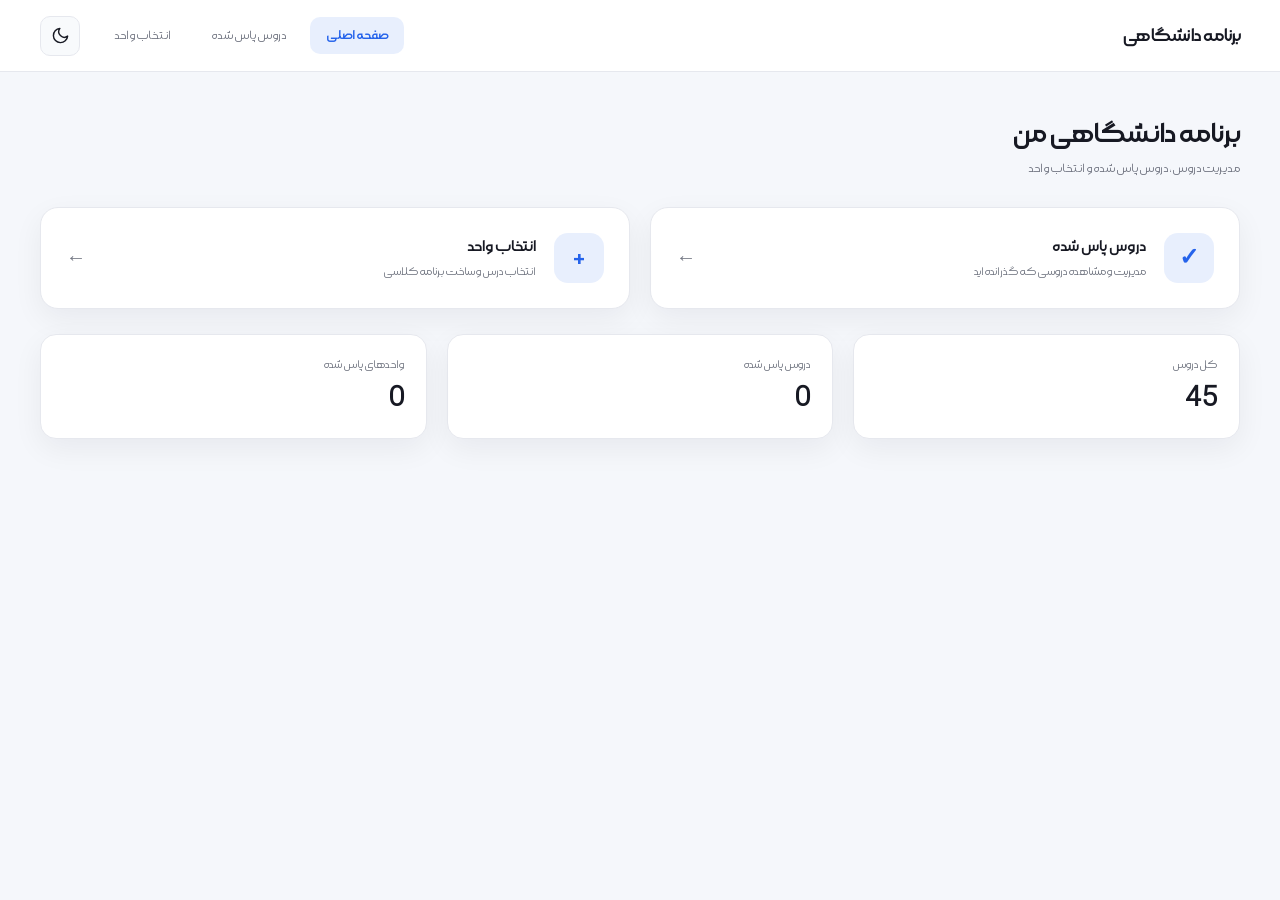
<file: index.html>
<!doctype html>
<html lang="fa" dir="rtl">
  <head>
    <meta charset="UTF-8" />
    <meta name="viewport" content="width=device-width, initial-scale=1.0" />

    <title>برنامه دانشگاهی من</title>

    <link rel="stylesheet" href="css/style.css" />
  </head>

  <body>
    <!-- =========================
         Header
    ========================== -->

    <header class="header">
      <div class="header-content">
        <div class="logo">برنامه دانشگاهی</div>

        <nav class="nav">
          <a href="index.html" class="active"> صفحه اصلی </a>

          <a href="passed.html"> دروس پاس شده </a>

          <a href="courses.html"> انتخاب واحد </a>
        </nav>
      </div>
    </header>

    <!-- =========================
         Main
    ========================== -->

    <main class="container">
      <section class="page-header">
        <div>
          <h1>برنامه دانشگاهی من</h1>

          <p>مدیریت دروس، دروس پاس شده و انتخاب واحد</p>
        </div>
      </section>

      <!-- =========================
             Dashboard Cards
        ========================== -->

      <section class="dashboard-grid">
        <a href="passed.html" class="dashboard-card">
          <div class="dashboard-icon">✓</div>

          <div class="dashboard-info">
            <h2>دروس پاس شده</h2>

            <p>مدیریت و مشاهده دروسی که گذرانده‌اید</p>
          </div>

          <div class="dashboard-arrow">←</div>
        </a>

        <a href="courses.html" class="dashboard-card">
          <div class="dashboard-icon">+</div>

          <div class="dashboard-info">
            <h2>انتخاب واحد</h2>

            <p>انتخاب درس و ساخت برنامه کلاسی</p>
          </div>

          <div class="dashboard-arrow">←</div>
        </a>
      </section>

      <!-- =========================
             Statistics
        ========================== -->

      <section class="dashboard-stats">
        <div class="stat-card">
          <span> کل دروس </span>

          <strong id="totalCourses"> 0 </strong>
        </div>

        <div class="stat-card">
          <span> دروس پاس شده </span>

          <strong id="passedCourses"> 0 </strong>
        </div>

        <div class="stat-card">
          <span> واحدهای پاس شده </span>

          <strong id="passedUnits"> 0 </strong>
        </div>
      </section>
    </main>

    <script src="js/courses.js"></script>

    <script>
      const STORAGE_KEY = "passedCourses";

      const passedCourses = JSON.parse(localStorage.getItem(STORAGE_KEY)) || [];

      const passedCourseObjects = courses.filter((course) =>
        passedCourses.includes(course.id),
      );

      const passedUnits = passedCourseObjects.reduce(
        (total, course) => total + course.units,
        0,
      );

      document.getElementById("totalCourses").textContent = courses.length;

      document.getElementById("passedCourses").textContent =
        passedCourseObjects.length;

      document.getElementById("passedUnits").textContent = passedUnits;
    </script>
    <script src="js/theme.js"></script>
  </body>
</html>
</file>
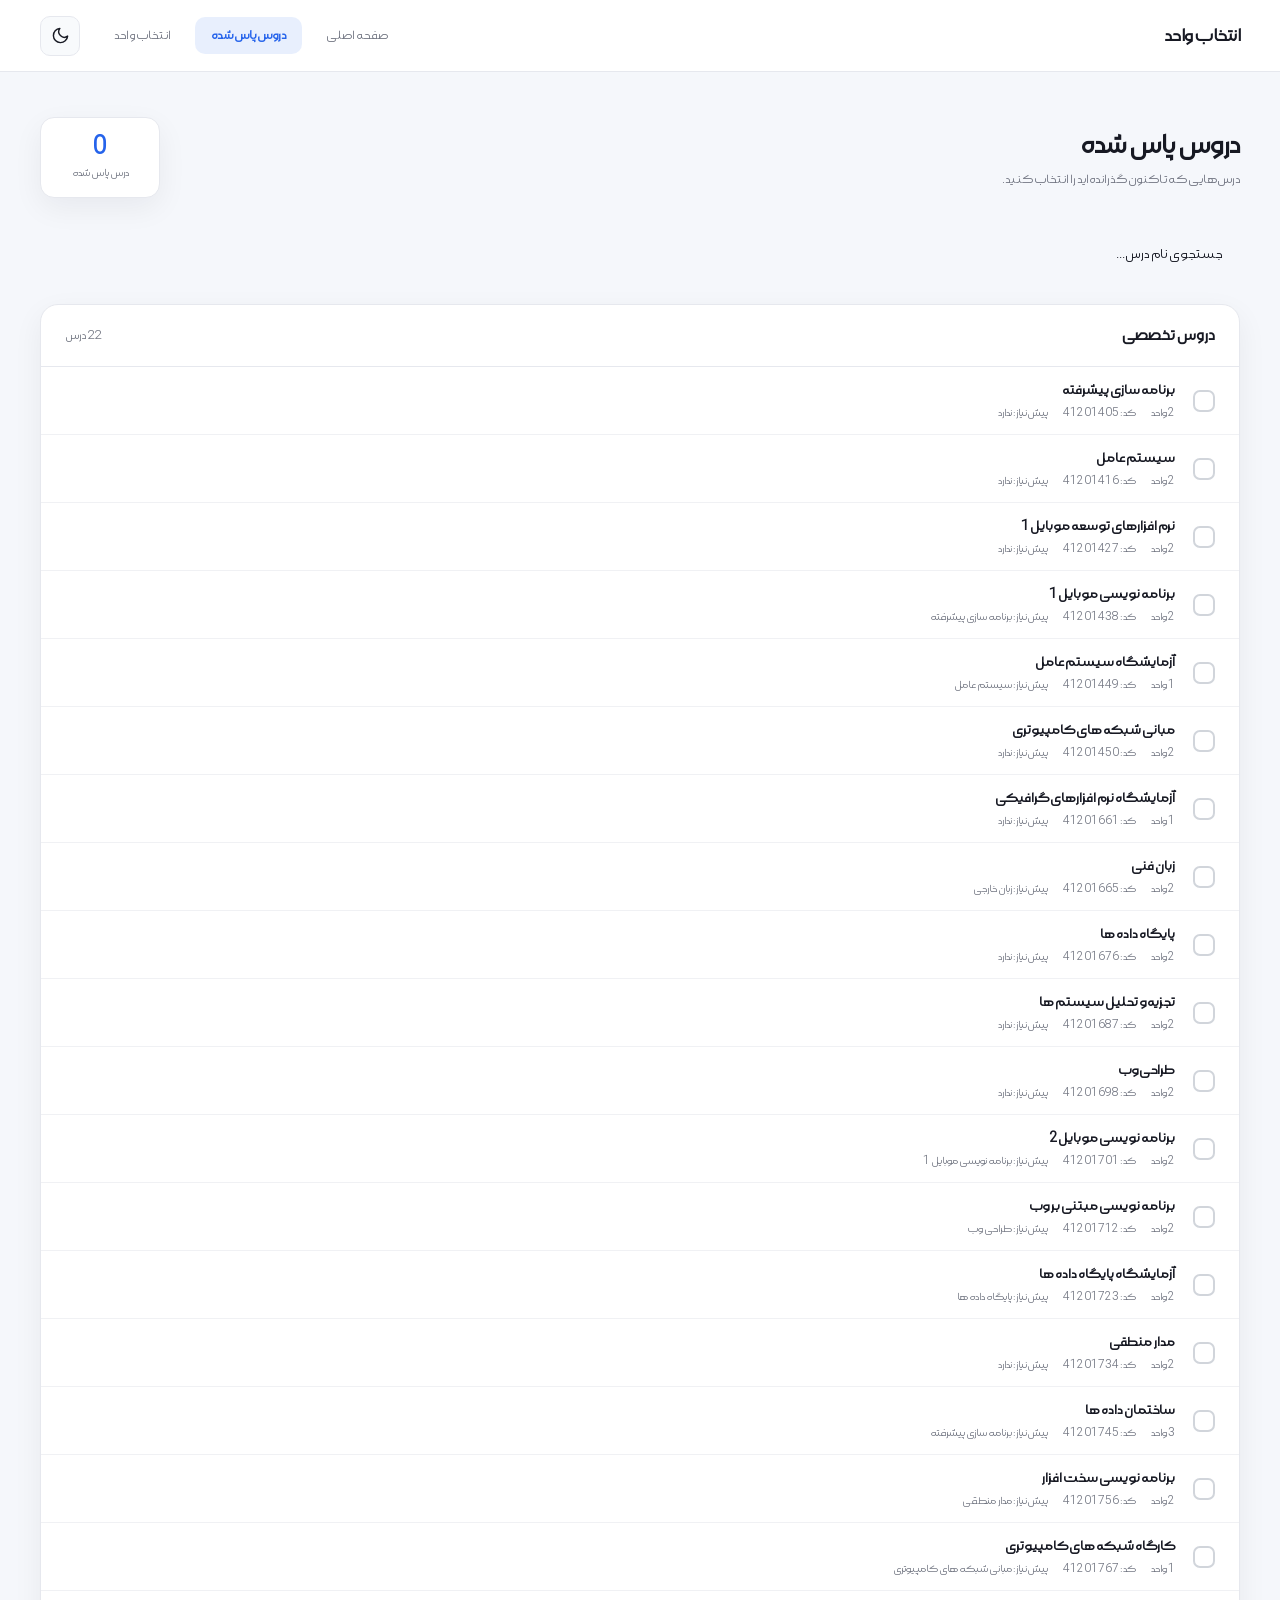
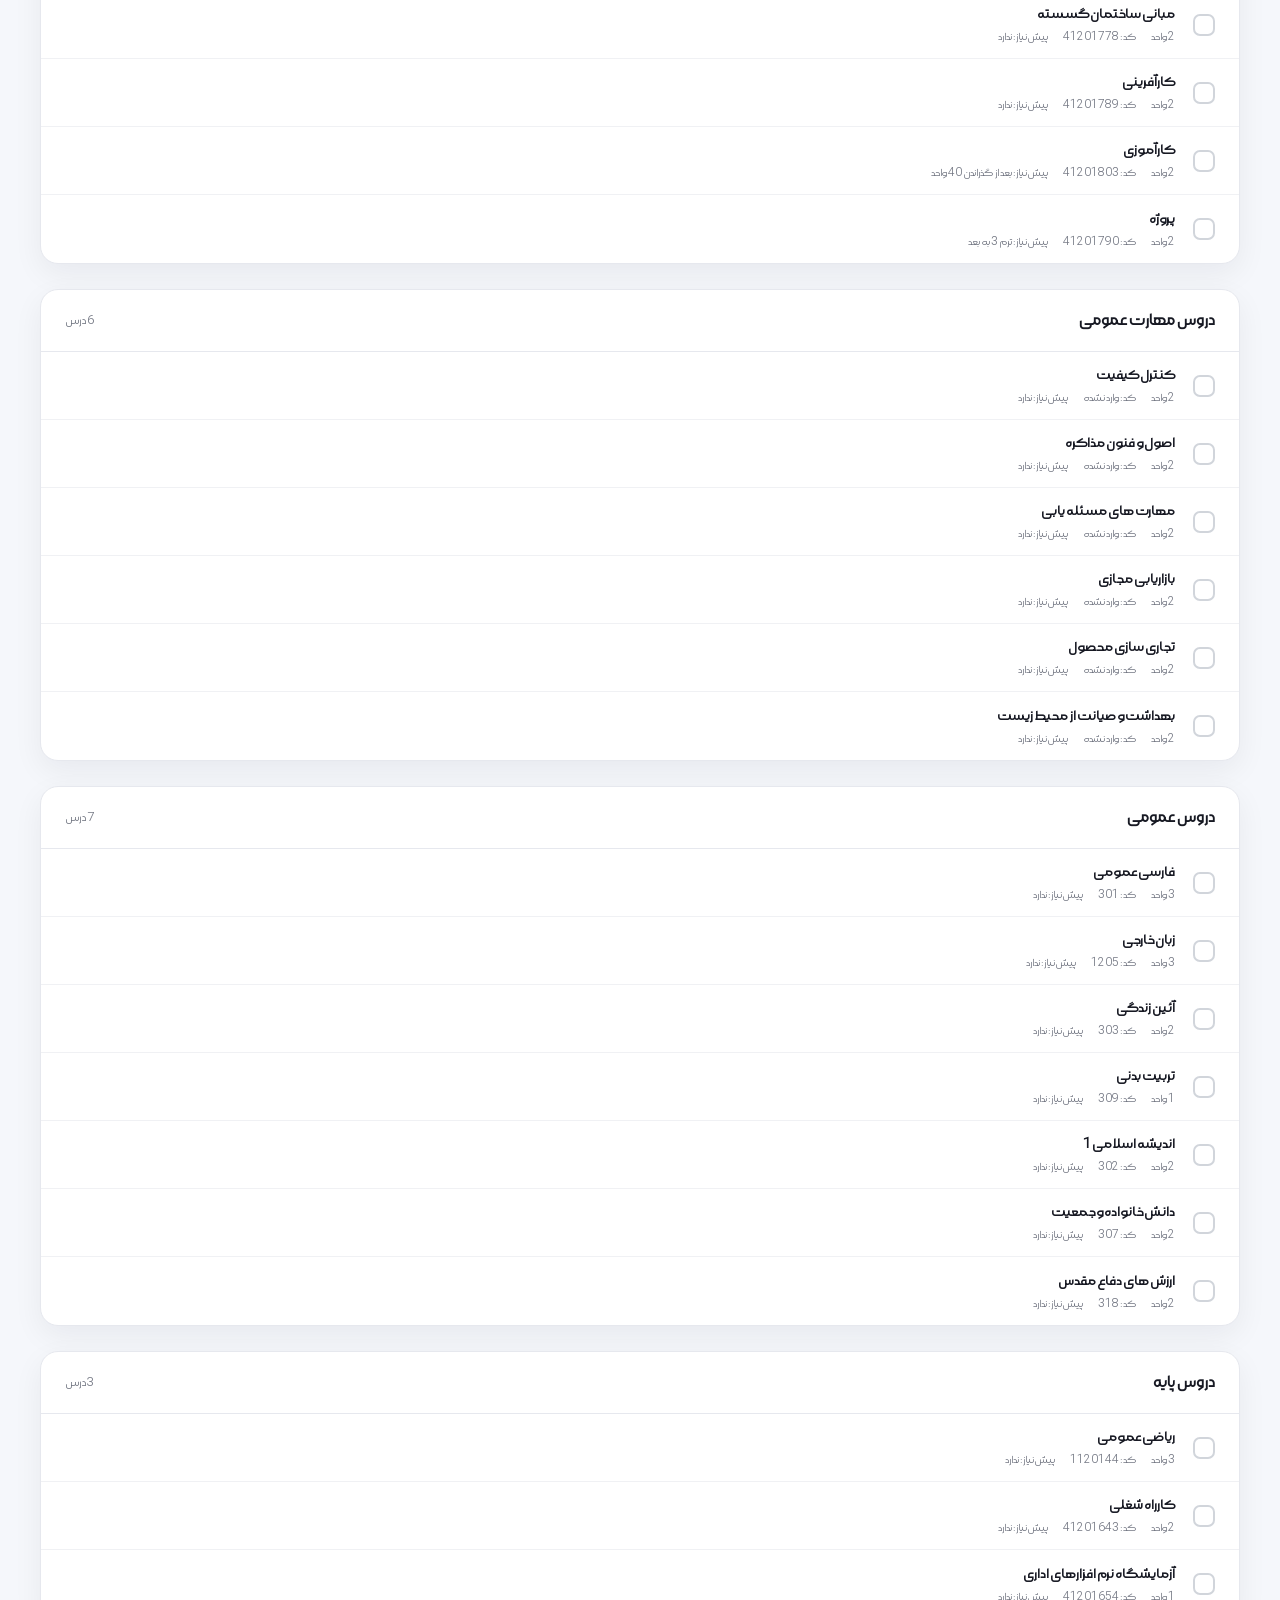
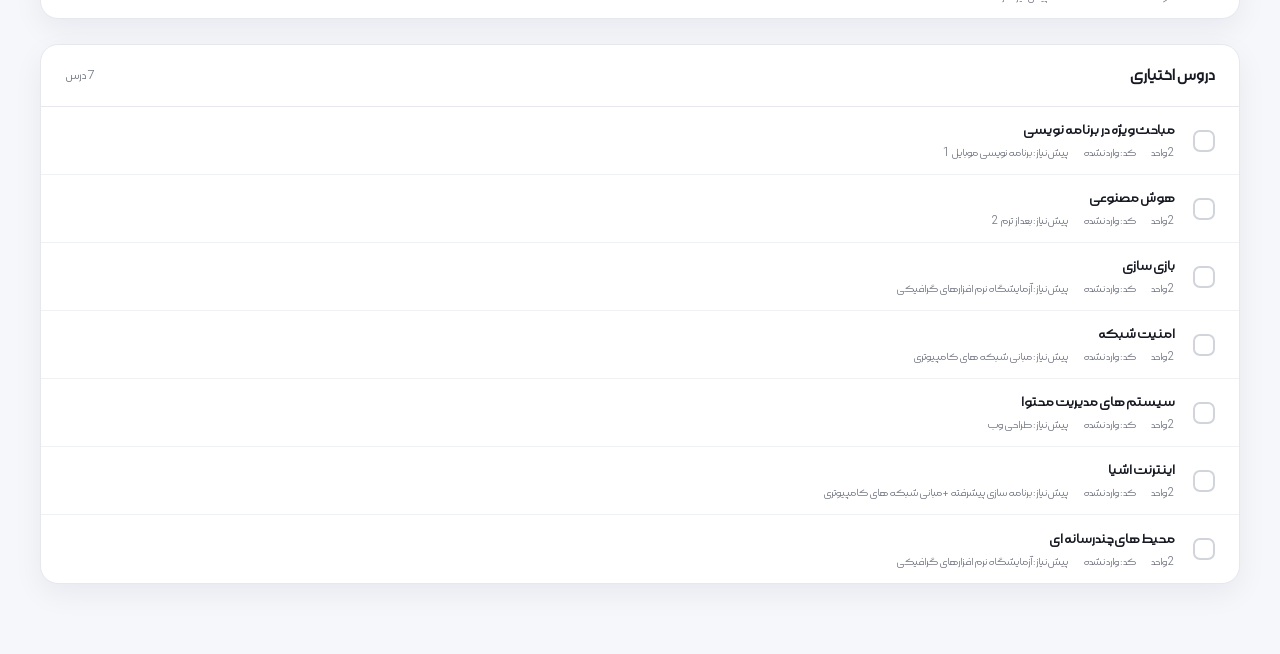
<file: passed.html>
<!doctype html>
<html lang="fa" dir="rtl">
  <head>
    <meta charset="UTF-8" />
    <meta name="viewport" content="width=device-width, initial-scale=1.0" />

    <title>دروس پاس شده</title>

    <link rel="stylesheet" href="css/style.css" />
  </head>

  <body>
    <header class="header">
      <div class="header-content">
        <div class="logo">انتخاب واحد</div>

        <nav class="nav">
          <a href="index.html">صفحه اصلی</a>
          <a href="passed.html" class="active">دروس پاس شده</a>
          <a href="courses.html">انتخاب واحد</a>
        </nav>
      </div>
    </header>

    <main class="container">
      <section class="page-header">
        <div>
          <h1>دروس پاس شده</h1>
          <p>درس‌هایی که تاکنون گذرانده‌اید را انتخاب کنید.</p>
        </div>

        <div class="passed-counter">
          <span id="passedCount">0</span>
          <small>درس پاس شده</small>
        </div>
      </section>

      <div class="passed-search">
        <input
          type="text"
          id="passedCourseSearch"
          placeholder="جستجوی نام درس..."
          autocomplete="off"
        />
      </div>

      <div class="course-sections" id="courseSections"></div>
    </main>

    <script src="js/courses.js"></script>
    <script src="js/app.js"></script>
    <script src="js/theme.js"></script>
  </body>
</html>
</file>
<file: css/style.css>
/* =========================================================
   RESET
========================================================= */
@font-face {
  font-family: morabba;
  src: url(/font/Morabba-Light.ttf);
}
* {
  margin: 0;
  padding: 0;
  box-sizing: border-box;
  font-family: morabba;
}

/* =========================================================
   ROOT / THEME
========================================================= */

:root {
  --bg: #f5f7fb;
  --card: #ffffff;
  --surface: #ffffff;
  --surface-2: #f8fafc;
  --surface-3: #f1f5f9;

  --text: #171923;
  --text-soft: #374151;
  --muted: #737783;

  --border: #e6e8ee;
  --border-light: #f0f1f4;

  --hover: #f8fafc;

  --primary: #2563eb;
  --primary-hover: #1d4ed8;

  --success: #16a34a;
  --success-bg: #ecfdf3;

  --danger: #dc2626;
  --danger-bg: #fef2f2;

  --shadow: 0 10px 30px rgba(15, 23, 42, 0.06);
  --shadow-lg: 0 25px 70px rgba(15, 23, 42, 0.16);

  --header-bg: rgba(255, 255, 255, 0.92);

  --transition: 0.25s ease;
}

[data-theme="dark"] {
  --bg: #0d1016;
  --card: #151922;
  --surface: #151922;
  --surface-2: #1b202b;
  --surface-3: #222936;

  --text: #f1f5f9;
  --text-soft: #d1d5db;
  --muted: #94a3b8;

  --border: #292f3a;
  --border-light: #252b35;

  --hover: #1d232e;

  --primary: #3b82f6;
  --primary-hover: #60a5fa;

  --success: #22c55e;
  --success-bg: rgba(34, 197, 94, 0.1);

  --danger: #ef4444;
  --danger-bg: rgba(239, 68, 68, 0.1);

  --shadow: 0 10px 30px rgba(0, 0, 0, 0.24);
  --shadow-lg: 0 25px 70px rgba(0, 0, 0, 0.4);

  --header-bg: rgba(21, 25, 34, 0.92);
}

/* =========================================================
   BASE
========================================================= */

html {
  background: var(--bg);
  color-scheme: light;
  transition: background-color var(--transition);
}

html[data-theme="dark"] {
  color-scheme: dark;
}

body {
  font-family: Tahoma, Arial, sans-serif;
  background: var(--bg);
  color: var(--text);
  min-height: 100vh;
  transition:
    background-color var(--transition),
    color var(--transition);
}

/* =========================================================
   GLOBAL ELEMENTS
========================================================= */

button,
input,
select,
textarea {
  font-family: inherit;
}

button {
  -webkit-tap-highlight-color: transparent;
}

a {
  color: inherit;
}

::selection {
  background: rgba(37, 99, 235, 0.18);
  color: var(--text);
}

/* =========================================================
   HEADER
========================================================= */

.header {
  height: 72px;
  background: var(--header-bg);
  border-bottom: 1px solid var(--border);

  display: flex;
  align-items: center;

  position: sticky;
  top: 0;
  z-index: 100;

  backdrop-filter: blur(12px);

  transition:
    background-color var(--transition),
    border-color var(--transition);
}

.header-content {
  width: min(1200px, calc(100% - 40px));
  margin: auto;

  display: flex;
  align-items: center;
  justify-content: space-between;
}

.logo {
  color: var(--text);
  font-size: 20px;
  font-weight: 800;
  letter-spacing: -0.5px;

  transition: color var(--transition);
}

.nav {
  display: flex;
  align-items: center;
  gap: 8px;
}

.nav a {
  text-decoration: none;
  color: var(--muted);

  padding: 10px 16px;
  border-radius: 10px;

  font-size: 14px;

  transition:
    color 0.2s ease,
    background-color 0.2s ease;
}

.nav a:hover {
  color: var(--text);
  background: var(--hover);
}

.nav a.active {
  color: var(--primary);
  background: rgba(37, 99, 235, 0.1);
  font-weight: 700;
}

[data-theme="dark"] .nav a.active {
  background: rgba(59, 130, 246, 0.12);
}

/* =========================================================
   THEME TOGGLE
========================================================= */

.theme-toggle {
  width: 40px;
  height: 40px;

  display: inline-flex;
  align-items: center;
  justify-content: center;

  margin-right: 10px;

  border: 1px solid var(--border);
  border-radius: 10px;

  background: var(--surface-2);
  color: var(--text);

  cursor: pointer;

  transition:
    background-color 0.2s ease,
    border-color 0.2s ease,
    color 0.2s ease,
    transform 0.2s ease;
}

.theme-toggle:hover {
  background: var(--hover);
  transform: translateY(-1px);
}

.theme-toggle:active {
  transform: scale(0.94);
}

.theme-icon {
  width: 19px;
  height: 19px;

  display: flex;
  align-items: center;
  justify-content: center;
}

.theme-icon svg {
  width: 19px;
  height: 19px;

  fill: none;
  stroke: currentColor;
  stroke-width: 1.8;
  stroke-linecap: round;
  stroke-linejoin: round;
}

/* =========================================================
   CONTAINER
========================================================= */

.container {
  width: min(1200px, calc(100% - 40px));
  margin: 0 auto;
  padding: 45px 0 70px;
}

/* =========================================================
   PAGE HEADER
========================================================= */

.page-header {
  display: flex;
  align-items: center;
  justify-content: space-between;

  margin-bottom: 30px;
}

.page-header h1 {
  color: var(--text);
  font-size: 30px;
  margin-bottom: 8px;
}

.page-header p {
  color: var(--muted);
  font-size: 14px;
}

/* =========================================================
   PASSED COUNTER
========================================================= */

.passed-counter {
  min-width: 120px;

  padding: 15px 20px;

  background: var(--card);
  border: 1px solid var(--border);
  border-radius: 14px;

  text-align: center;

  box-shadow: var(--shadow);

  transition:
    background-color var(--transition),
    border-color var(--transition),
    box-shadow var(--transition);
}

.passed-counter span {
  display: block;

  color: var(--primary);

  font-size: 25px;
  font-weight: 800;
}

.passed-counter small {
  color: var(--muted);
  font-size: 12px;
}

/* =========================================================
   COURSE SECTIONS
========================================================= */

.course-sections {
  display: flex;
  flex-direction: column;
  gap: 25px;
}

.course-section {
  background: var(--card);

  border: 1px solid var(--border);
  border-radius: 18px;

  overflow: hidden;

  box-shadow: var(--shadow);

  transition:
    background-color var(--transition),
    border-color var(--transition),
    box-shadow var(--transition);
}

.course-section-header {
  padding: 20px 24px;

  border-bottom: 1px solid var(--border);

  display: flex;
  align-items: center;
  justify-content: space-between;
}

.course-section-header h2 {
  color: var(--text);
  font-size: 18px;
}

.course-section-header span {
  color: var(--muted);
  font-size: 13px;
}

/* =========================================================
   COURSE LIST
========================================================= */

.course-list {
  display: flex;
  flex-direction: column;
}

.course-item {
  min-height: 68px;

  padding: 14px 24px;

  display: flex;
  align-items: center;
  gap: 18px;

  border-bottom: 1px solid var(--border-light);

  transition:
    background-color 0.2s ease,
    border-color var(--transition);
}

.course-item:last-child {
  border-bottom: none;
}

.course-item:hover {
  background: var(--hover);
}

.course-info {
  flex: 1;
  min-width: 0;
}

.course-name {
  color: var(--text);

  font-size: 15px;
  font-weight: 700;

  margin-bottom: 7px;
}

.course-meta {
  display: flex;
  align-items: center;
  gap: 15px;

  color: var(--muted);

  font-size: 12px;
}

.course-code {
  direction: ltr;
}

/* =========================================================
   CHECKBOX
========================================================= */

.course-checkbox {
  position: relative;

  width: 22px;
  height: 22px;

  flex-shrink: 0;
}

.course-checkbox input {
  position: absolute;

  opacity: 0;

  cursor: pointer;

  width: 100%;
  height: 100%;

  z-index: 2;
}

.checkmark {
  width: 22px;
  height: 22px;

  border: 2px solid #d1d5db;
  border-radius: 7px;

  display: flex;
  align-items: center;
  justify-content: center;

  transition:
    background-color 0.2s ease,
    border-color 0.2s ease;
}

[data-theme="dark"] .checkmark {
  border-color: #475569;
}

.course-checkbox input:checked + .checkmark {
  background: var(--success);
  border-color: var(--success);
}

.checkmark::after {
  content: "✓";

  color: white;

  font-size: 14px;
  font-weight: bold;

  opacity: 0;

  transform: scale(0.6);

  transition: 0.15s ease;
}

.course-checkbox input:checked + .checkmark::after {
  opacity: 1;
  transform: scale(1);
}

.course-item.is-passed {
  background: var(--success-bg);
}

.course-item.is-passed .course-name {
  color: var(--success);
}

/* =========================================================
   DASHBOARD
========================================================= */

.dashboard-grid {
  display: grid;
  grid-template-columns: repeat(2, 1fr);

  gap: 20px;

  margin-bottom: 25px;
}

.dashboard-card {
  background: var(--card);

  border: 1px solid var(--border);
  border-radius: 18px;

  padding: 25px;

  display: flex;
  align-items: center;
  gap: 18px;

  text-decoration: none;
  color: var(--text);

  box-shadow: var(--shadow);

  transition:
    background-color var(--transition),
    border-color var(--transition),
    box-shadow 0.2s ease,
    transform 0.2s ease;
}

.dashboard-card:hover {
  transform: translateY(-3px);

  box-shadow: 0 15px 35px rgba(15, 23, 42, 0.1);
}

[data-theme="dark"] .dashboard-card:hover {
  box-shadow: 0 15px 35px rgba(0, 0, 0, 0.28);
}

.dashboard-icon {
  width: 50px;
  height: 50px;

  border-radius: 14px;

  background: rgba(37, 99, 235, 0.1);
  color: var(--primary);

  display: flex;
  align-items: center;
  justify-content: center;

  font-size: 24px;
  font-weight: bold;

  flex-shrink: 0;
}

.dashboard-info {
  flex: 1;
}

.dashboard-info h2 {
  color: var(--text);

  font-size: 17px;

  margin-bottom: 7px;
}

.dashboard-info p {
  color: var(--muted);
  font-size: 13px;
}

.dashboard-arrow {
  color: var(--muted);
  font-size: 20px;
}

/* =========================================================
   STATISTICS
========================================================= */

.dashboard-stats {
  display: grid;
  grid-template-columns: repeat(3, 1fr);

  gap: 20px;
}

.stat-card {
  background: var(--card);

  border: 1px solid var(--border);
  border-radius: 16px;

  padding: 22px;

  box-shadow: var(--shadow);

  transition:
    background-color var(--transition),
    border-color var(--transition),
    box-shadow var(--transition);
}

.stat-card span {
  display: block;

  color: var(--muted);

  font-size: 13px;

  margin-bottom: 10px;
}

.stat-card strong {
  color: var(--text);
  font-size: 28px;
}

/* =========================================================
   ADD COURSE BUTTON
========================================================= */

.add-course-button {
  border: none;

  background: var(--primary);
  color: white;

  padding: 13px 20px;

  border-radius: 11px;

  font-family: inherit;
  font-size: 14px;
  font-weight: 700;

  cursor: pointer;

  transition:
    background-color 0.2s ease,
    transform 0.2s ease;
}

.add-course-button:hover {
  background: var(--primary-hover);
  transform: translateY(-1px);
}

/* =========================================================
   SCHEDULE CARD
========================================================= */

.schedule-card {
  background: var(--card);

  border: 1px solid var(--border);
  border-radius: 18px;

  box-shadow: var(--shadow);

  overflow: hidden;

  transition:
    background-color var(--transition),
    border-color var(--transition),
    box-shadow var(--transition);
}

.schedule-header {
  padding: 22px 24px;

  border-bottom: 1px solid var(--border);

  display: flex;
  align-items: center;
  justify-content: space-between;
}

.schedule-header h2 {
  color: var(--text);

  font-size: 18px;

  margin-bottom: 7px;
}

.schedule-header span {
  color: var(--muted);
  font-size: 12px;
}

.selected-units {
  display: flex;
  align-items: center;
  gap: 8px;
}

.selected-units span {
  color: var(--muted);
  font-size: 13px;
}

.selected-units strong {
  color: var(--primary);
  font-size: 22px;
}

/* =========================================================
   TABLE
========================================================= */

.table-wrapper {
  width: 100%;
  overflow-x: auto;
}

.courses-table {
  width: 100%;

  border-collapse: collapse;

  min-width: 850px;

  background: var(--card);
}

.courses-table th {
  background: var(--surface-2);
  color: var(--muted);

  font-size: 12px;
  font-weight: 700;

  padding: 15px 14px;

  text-align: right;
  white-space: nowrap;
}

.courses-table td {
  padding: 17px 14px;

  border-top: 1px solid var(--border-light);

  color: var(--text);

  font-size: 13px;

  white-space: nowrap;
}

.courses-table tbody tr:not(.empty-row):hover {
  background: var(--hover);
}

.courses-table td:first-child,
.courses-table th:first-child {
  text-align: center;
  width: 60px;
}

/* =========================================================
   SELECTED COURSES TABLE
========================================================= */

#selectedCoursesTable {
  width: 100%;

  border-collapse: separate;
  border-spacing: 0;

  overflow: hidden;

  border: 1px solid var(--border);
  border-radius: 16px;

  background: var(--card);

  box-shadow: 0 8px 25px var(--shadow-color);

  transition:
    background-color var(--transition),
    border-color var(--transition);
}

#selectedCoursesTable thead {
  background: var(--surface-2);
}

#selectedCoursesTable th {
  padding: 15px 16px;

  color: var(--muted);

  font-size: 12px;
  font-weight: 700;

  text-align: right;
  white-space: nowrap;

  border-bottom: 1px solid var(--border);
}

#selectedCoursesTable tbody tr {
  transition: background-color 0.2s ease;
}

#selectedCoursesTable tbody tr:not(.empty-schedule-row):hover {
  background: var(--hover);
}

#selectedCoursesTable td {
  padding: 16px;

  color: var(--text);

  font-size: 13px;
  font-weight: 500;

  text-align: right;

  border-bottom: 1px solid var(--border-light);

  vertical-align: middle;
}

#selectedCoursesTable tbody tr:last-child td {
  border-bottom: none;
}

#selectedCoursesTable td:first-child strong {
  color: var(--text);

  font-size: 14px;
  font-weight: 700;
}

#selectedCoursesTable td:nth-child(2) {
  color: var(--muted);

  font-family: monospace;
  font-size: 12px;
}

#selectedCoursesTable td:nth-child(3) {
  color: var(--primary);

  font-weight: 700;
}

#selectedCoursesTable td:nth-child(4) {
  color: var(--text);
}

#selectedCoursesTable td:nth-child(5) {
  color: var(--muted);
}

#selectedCoursesTable .empty-schedule-row td {
  padding: 45px 20px;

  text-align: center;

  color: var(--muted);

  font-size: 13px;

  background: var(--card);
}

/* =========================================================
   EMPTY STATE
========================================================= */

.empty-row td {
  padding: 0 !important;
}

.empty-state {
  min-height: 300px;

  display: flex;
  align-items: center;
  justify-content: center;

  flex-direction: column;

  text-align: center;

  color: var(--muted);
}

.empty-icon {
  width: 58px;
  height: 58px;

  border-radius: 16px;

  background: rgba(37, 99, 235, 0.1);
  color: var(--primary);

  display: flex;
  align-items: center;
  justify-content: center;

  font-size: 28px;

  margin-bottom: 15px;
}

.empty-state h3 {
  color: var(--text);

  font-size: 16px;

  margin-bottom: 7px;
}

.empty-state p {
  color: var(--muted);
  font-size: 12px;
}

/* =========================================================
   MODAL
========================================================= */

.modal-overlay {
  position: fixed;
  inset: 0;

  background: rgba(15, 23, 42, 0.45);

  display: none;

  align-items: center;
  justify-content: center;

  z-index: 9999;

  padding: 20px;
}

[data-theme="dark"] .modal-overlay {
  background: rgba(0, 0, 0, 0.72);
}

.modal-overlay.active {
  display: flex;
}

.modal {
  width: 100%;
  max-width: 560px;

  max-height: 90vh;

  overflow-y: auto;

  background: var(--card);

  color: var(--text);

  border: 1px solid var(--border);

  border-radius: 18px;

  padding: 24px;

  box-shadow: var(--shadow-lg);

  animation: modalIn 0.2s ease;
}

.modal-header {
  display: flex;
  align-items: flex-start;
  justify-content: space-between;

  gap: 20px;

  margin-bottom: 24px;
}

.modal-header h2 {
  margin: 0 0 6px;

  color: var(--text);

  font-size: 21px;
}

.modal-header p {
  margin: 0;

  color: var(--muted);

  font-size: 14px;
}

.modal-close {
  width: 36px;
  height: 36px;

  border: none;

  border-radius: 10px;

  background: var(--surface-2);
  color: var(--muted);

  font-size: 24px;
  line-height: 1;

  cursor: pointer;

  transition:
    background-color 0.2s ease,
    color 0.2s ease;
}

.modal-close:hover {
  background: var(--hover);
  color: var(--text);
}

@keyframes modalIn {
  from {
    opacity: 0;
    transform: translateY(10px) scale(0.98);
  }

  to {
    opacity: 1;
    transform: translateY(0) scale(1);
  }
}

/* =========================================================
   FORM
========================================================= */

.form-group {
  padding: 0;
  margin-top: 20px;
}

.form-group label {
  display: block;

  color: var(--text);

  font-size: 12px;
  font-weight: 700;

  margin-bottom: 8px;
}

.form-group input,
.form-group select {
  width: 100%;
  height: 45px;

  border: 1px solid var(--border);

  border-radius: 10px;

  padding: 0 13px;

  outline: none;

  background: var(--surface);
  color: var(--text);

  font-family: inherit;
  font-size: 13px;

  transition:
    background-color var(--transition),
    color var(--transition),
    border-color 0.2s ease,
    box-shadow 0.2s ease;
}

.form-group input::placeholder {
  color: var(--muted);
}

.form-group input:focus,
.form-group select:focus {
  border-color: var(--primary);

  box-shadow: 0 0 0 3px rgba(37, 99, 235, 0.08);
}

[data-theme="dark"] select option {
  background: var(--card);
  color: var(--text);
}

/* =========================================================
   SEARCH RESULTS
========================================================= */

.course-search-results {
  display: none;

  margin-top: 12px;

  border: 1px solid var(--border);

  border-radius: 14px;

  background: var(--surface);

  overflow: hidden;

  box-shadow: 0 8px 25px var(--shadow);
}

.course-search-results.show {
  display: block;
}

.course-result {
  width: 100%;

  min-height: 68px;

  padding: 14px 16px;

  border: 0;

  border-bottom: 1px solid var(--border-light);

  background: var(--surface);

  color: var(--text);

  display: flex;
  align-items: center;
  justify-content: space-between;

  gap: 16px;

  text-align: right;

  cursor: pointer;

  transition:
    background-color 0.2s ease,
    transform 0.2s ease;
}

.course-result:last-child {
  border-bottom: none;
}

.course-result:hover:not(:disabled) {
  background: var(--hover);
}

.course-result:active:not(:disabled) {
  transform: scale(0.995);
}

.course-result:disabled {
  cursor: default;
  opacity: 0.75;
}

.course-result > div:first-child {
  display: flex;

  flex-direction: column;

  align-items: flex-start;

  gap: 5px;
}

.course-result strong {
  color: var(--text);

  font-size: 14px;
  font-weight: 700;
}

.course-result span {
  color: var(--muted);

  font-size: 12px;
  font-weight: 500;
}

.course-result-status {
  flex-shrink: 0;
}

.search-empty {
  padding: 22px 16px;

  text-align: center;

  color: var(--muted);

  font-size: 13px;

  background: var(--surface);
}

/* =========================================================
   OLD SEARCH CLASSES
========================================================= */

.search-course-item {
  padding: 13px 14px;

  border-bottom: 1px solid var(--border-light);

  cursor: pointer;

  background: var(--surface);

  transition: background-color 0.15s ease;

  display: flex;
  align-items: center;
  justify-content: space-between;

  gap: 15px;
}

.search-course-item:last-child {
  border-bottom: none;
}

.search-course-item:hover {
  background: var(--hover);
}

.search-course-name {
  color: var(--text);

  font-size: 13px;
  font-weight: 700;

  margin-bottom: 6px;
}

.search-course-meta {
  color: var(--muted);

  font-size: 11px;
}

/* =========================================================
   BADGES
========================================================= */

.passed-badge,
.selected-badge {
  display: inline-flex;

  align-items: center;
  justify-content: center;

  padding: 6px 10px;

  border-radius: 999px;

  font-size: 11px !important;
  font-weight: 700 !important;

  white-space: nowrap;
}

.passed-badge {
  background: var(--success-bg);
  color: var(--success);

  border: 1px solid rgba(34, 197, 94, 0.25);
}

.selected-badge {
  background: rgba(37, 99, 235, 0.1);
  color: var(--primary);

  border: 1px solid rgba(37, 99, 235, 0.2);
}

.search-course-passed {
  color: var(--success);

  font-weight: 700;
}

/* =========================================================
   SELECTED COURSE FORM
========================================================= */

.selected-course-form {
  display: none;

  margin-top: 18px;

  padding-top: 18px;

  border-top: 1px solid var(--border);
}

.selected-course-form.show {
  display: block;
}

.selected-course-title {
  padding: 14px;

  border-radius: 11px;

  background: var(--surface-2);

  border: 1px solid var(--border);
}

.selected-course-title span {
  display: block;

  color: var(--muted);

  font-size: 11px;

  margin-bottom: 6px;
}

.selected-course-title strong {
  color: var(--text);

  font-size: 14px;
}

#selectedCourseName {
  display: block;

  margin-bottom: 16px;

  padding: 12px 14px;

  border-radius: 10px;

  background: var(--surface-2);

  color: var(--text);

  font-size: 14px;
  font-weight: 700;
}

/* =========================================================
   CONFIRM BUTTON
========================================================= */

.confirm-course-button {
  width: 100%;

  margin-top: 22px;

  height: 46px;

  border: none;

  border-radius: 10px;

  background: var(--primary);
  color: white;

  font-family: inherit;

  font-size: 13px;
  font-weight: 700;

  cursor: pointer;

  transition:
    background-color 0.2s ease,
    transform 0.2s ease;
}

.confirm-course-button:hover {
  background: var(--primary-hover);
}

.confirm-course-button:active {
  transform: scale(0.99);
}

/* =========================================================
   REMOVE BUTTON
========================================================= */

.remove-course-button,
.remove-course-btn {
  border: 1px solid rgba(239, 68, 68, 0.25);

  background: var(--danger-bg);

  color: var(--danger);

  padding: 7px 11px;

  border-radius: 8px;

  font-family: inherit;

  font-size: 11px;
  font-weight: 700;

  cursor: pointer;

  transition:
    background-color 0.2s ease,
    border-color 0.2s ease,
    transform 0.2s ease;
}

.remove-course-button:hover,
.remove-course-btn:hover {
  background: rgba(239, 68, 68, 0.16);

  border-color: rgba(239, 68, 68, 0.35);
}

.remove-course-button:active,
.remove-course-btn:active {
  transform: scale(0.96);
}

/* =========================================================
   MOBILE
========================================================= */

@media (max-width: 700px) {
  .header {
    height: auto;
    padding: 12px 0;
  }

  .header-content {
    width: min(100% - 24px, 1200px);

    flex-direction: column;

    gap: 12px;
  }

  .nav {
    width: 100%;

    justify-content: center;
  }

  .nav a {
    padding: 8px 10px;

    font-size: 12px;
  }

  .theme-toggle {
    margin-right: 4px;
  }

  .container {
    width: min(100% - 24px, 1200px);

    padding-top: 30px;
  }

  .page-header {
    flex-direction: column;

    align-items: stretch;

    gap: 20px;
  }

  .page-header h1 {
    font-size: 24px;
  }

  .add-course-button {
    width: 100%;
  }

  .dashboard-grid {
    grid-template-columns: 1fr;
  }

  .dashboard-stats {
    grid-template-columns: 1fr;
  }

  .schedule-header {
    padding: 18px;
  }

  .modal {
    max-height: 92vh;

    border-radius: 16px;

    padding: 20px;
  }

  .course-result {
    padding: 13px;

    gap: 10px;
  }

  .course-result strong {
    font-size: 13px;
  }

  .course-result span {
    font-size: 11px;
  }

  .passed-badge,
  .selected-badge {
    padding: 5px 8px;

    font-size: 10px !important;
  }

  #selectedCoursesTable {
    min-width: 720px;
  }

  .schedule-card {
    overflow-x: auto;
  }

  #selectedCoursesTable th,
  #selectedCoursesTable td {
    padding: 12px;
  }
}

/* =========================================================
   SCROLLBAR
========================================================= */

[data-theme="dark"] ::-webkit-scrollbar {
  width: 9px;
  height: 9px;
}

[data-theme="dark"] ::-webkit-scrollbar-track {
  background: #0d1016;
}

[data-theme="dark"] ::-webkit-scrollbar-thumb {
  background: #303746;
  border-radius: 10px;
}

[data-theme="dark"] ::-webkit-scrollbar-thumb:hover {
  background: #454e60;
}

/* =========================================================
   THEME TRANSITIONS
========================================================= */

.header,
.logo,
.nav a,
.passed-counter,
.course-section,
.course-item,
.dashboard-card,
.stat-card,
.schedule-card,
.course-result,
.search-course-item,
.modal,
.modal-close,
.form-group input,
.form-group select,
.selected-course-title,
#selectedCourseName,
#selectedCoursesTable,
#selectedCoursesTable th,
#selectedCoursesTable td,
.theme-toggle {
  transition:
    background-color var(--transition),
    color var(--transition),
    border-color var(--transition),
    box-shadow var(--transition);
}
.form-row {
  display: grid;
  grid-template-columns: 1fr 1fr;
  gap: 16px;
}

.schedule-cell {
  line-height: 1.8;
}

.schedule-time {
  color: var(--muted);
  font-size: 13px;
}

@media (max-width: 600px) {
  .form-row {
    grid-template-columns: 1fr;
  }
}
/* =========================
   Passed Courses Search
========================= */

.passed-search {
  width: 100%;
  margin-bottom: 24px;
}

.passed-search input {
  width: 100%;
  height: 52px;
  padding: 0 18px;
  border: 1px solid var(--border-color);
  border-radius: 12px;
  background: var(--card-bg);
  color: var(--text-primary);
  font-family: inherit;
  font-size: 15px;
  outline: none;
  transition:
    border-color 0.2s ease,
    box-shadow 0.2s ease,
    background-color 0.2s ease;
  box-sizing: border-box;
}

.passed-search input::placeholder {
  color: var(--text-secondary);
}

.passed-search input:focus {
  border-color: var(--primary-color);
  box-shadow: 0 0 0 3px var(--primary-color-alpha);
}

.passed-search input:hover {
  border-color: var(--primary-color);
}

.search-empty {
  width: 100%;
  padding: 35px 20px;
  text-align: center;
  border: 1px dashed var(--border-color);
  border-radius: 12px;
  background: var(--card-bg);
  color: var(--text-secondary);
  font-size: 15px;
  box-sizing: border-box;
}
/* =========================
   Course Code & Group Code
========================= */

#courseCode,
#groupCode {
  direction: ltr;
  text-align: left;
  letter-spacing: 0.5px;
}

/* =========================
   Selected Courses Table
========================= */

#selectedCoursesTable th,
#selectedCoursesTable td {
  white-space: nowrap;
}

#selectedCoursesTable th:nth-child(1),
#selectedCoursesTable td:nth-child(1) {
  width: 60px;
  text-align: center;
}

#selectedCoursesTable th:nth-child(3),
#selectedCoursesTable td:nth-child(3),
#selectedCoursesTable th:nth-child(4),
#selectedCoursesTable td:nth-child(4) {
  direction: ltr;
  text-align: center;
}

#selectedCoursesTable th:nth-child(7),
#selectedCoursesTable td:nth-child(7) {
  min-width: 170px;
}
/* =========================
   Course Actions
========================= */

.course-actions {
  display: flex;
  align-items: center;
  justify-content: center;
  gap: 7px;
}

.edit-course-button,
.remove-course-button {
  width: 34px;
  height: 34px;

  display: inline-flex;
  align-items: center;
  justify-content: center;

  padding: 0;

  border-radius: 8px;

  cursor: pointer;

  transition:
    background-color 0.2s ease,
    border-color 0.2s ease,
    transform 0.2s ease;
}

.edit-course-button {
  border: 1px solid rgba(59, 130, 246, 0.25);

  background: rgba(59, 130, 246, 0.08);

  color: #3b82f6;
}

.edit-course-button:hover {
  background: rgba(59, 130, 246, 0.16);

  border-color: rgba(59, 130, 246, 0.4);
}

.edit-course-button:active,
.remove-course-button:active {
  transform: scale(0.94);
}

.edit-course-button svg,
.remove-course-button svg {
  width: 17px;
  height: 17px;
}
/* =========================
   Schedule Export
========================= */

.page-header-actions {
  display: flex;
  align-items: center;
  gap: 10px;
}

.export-schedule-button {
  height: 42px;

  display: inline-flex;
  align-items: center;
  justify-content: center;
  gap: 8px;

  padding: 0 16px;

  border: 1px solid rgba(99, 102, 241, 0.25);
  border-radius: 10px;

  background: rgba(99, 102, 241, 0.08);
  color: #6366f1;

  font-family: inherit;
  font-size: 14px;
  font-weight: 600;

  cursor: pointer;

  transition:
    background-color 0.2s ease,
    border-color 0.2s ease,
    transform 0.2s ease;
}

.export-schedule-button:hover {
  background: rgba(99, 102, 241, 0.14);
  border-color: rgba(99, 102, 241, 0.4);
}

.export-schedule-button:active {
  transform: scale(0.97);
}

.export-schedule-button svg {
  flex-shrink: 0;
}

/* =========================
   Export Modal
========================= */

.export-modal {
  width: min(1100px, calc(100vw - 40px));
  max-height: calc(100vh - 40px);

  display: flex;
  flex-direction: column;

  padding: 24px;

  border-radius: 18px;

  background: var(--card-bg, #ffffff);
  border: 1px solid var(--border-color, #e5e7eb);

  box-shadow: 0 24px 70px rgba(0, 0, 0, 0.18);

  overflow: hidden;
}

/* =========================
   Export Preview
========================= */

.export-preview-wrapper {
  flex: 1;

  margin-top: 20px;
  padding: 22px;

  background: #f3f4f6;

  border-radius: 14px;

  overflow: auto;
}

.schedule-export-preview {
  width: 100%;
  max-width: 1000px;

  margin: 0 auto;

  padding: 38px;

  background: #ffffff;
  color: #111827;

  border-radius: 4px;

  box-shadow: 0 8px 30px rgba(0, 0, 0, 0.08);

  direction: rtl;

  font-family: "Morabba", Tahoma, sans-serif;
}

/* =========================
   Export Header
========================= */

.export-header {
  display: flex;
  align-items: center;
  justify-content: space-between;

  gap: 30px;

  padding-bottom: 24px;

  border-bottom: 2px solid #111827;
}

.export-title {
  font-size: 28px;
  font-weight: 800;
  line-height: 1.5;
}

.export-subtitle {
  margin-top: 5px;

  color: #6b7280;

  font-size: 14px;
  font-weight: 500;
}

.export-term {
  min-width: 130px;

  display: flex;
  flex-direction: column;
  align-items: center;

  padding: 12px 18px;

  border: 1px solid #e5e7eb;
  border-radius: 10px;

  background: #f9fafb;
}

.export-term span {
  color: #6b7280;

  font-size: 12px;
}

.export-term strong {
  margin-top: 4px;

  font-size: 16px;
}

/* =========================
   Export Summary
========================= */

.export-summary {
  display: flex;

  gap: 12px;

  margin: 22px 0;
}

.export-summary-item {
  min-width: 130px;

  display: flex;
  align-items: center;
  justify-content: space-between;

  gap: 20px;

  padding: 12px 16px;

  border: 1px solid #e5e7eb;
  border-radius: 10px;

  background: #fafafa;
}

.export-summary-item span {
  color: #6b7280;

  font-size: 13px;
}

.export-summary-item strong {
  font-size: 16px;
}

/* =========================
   Export Table
========================= */

.export-table-wrapper {
  width: 100%;

  overflow-x: auto;
}

.export-table {
  width: 100%;

  border-collapse: collapse;

  font-size: 13px;
}

.export-table th {
  padding: 13px 10px;

  background: #111827;
  color: #ffffff;

  font-weight: 600;

  white-space: nowrap;
}

.export-table th:first-child {
  border-radius: 0 8px 8px 0;
}

.export-table th:last-child {
  border-radius: 8px 0 0 8px;
}

.export-table td {
  padding: 13px 10px;

  border-bottom: 1px solid #e5e7eb;

  text-align: center;

  vertical-align: middle;

  white-space: nowrap;
}

.export-table tbody tr:nth-child(even) {
  background: #f9fafb;
}

.export-table tbody tr:last-child td {
  border-bottom: none;
}

/* =========================
   Export Footer
========================= */

.export-footer {
  display: flex;
  align-items: center;
  justify-content: space-between;

  margin-top: 24px;
  padding-top: 16px;

  border-top: 1px solid #e5e7eb;

  color: #9ca3af;

  font-size: 11px;
}

/* =========================
   Export Actions
========================= */

.export-actions {
  display: flex;
  justify-content: flex-start;

  gap: 10px;

  margin-top: 18px;
}

.export-download-button,
.export-print-button {
  min-width: 130px;
  height: 42px;

  padding: 0 18px;

  border-radius: 9px;

  font-family: inherit;
  font-size: 13px;
  font-weight: 600;

  cursor: pointer;

  transition:
    background-color 0.2s ease,
    border-color 0.2s ease,
    transform 0.2s ease;
}

.export-download-button {
  border: 1px solid #111827;

  background: #111827;
  color: #ffffff;
}

.export-download-button:hover {
  background: #1f2937;
}

.export-print-button {
  border: 1px solid #d1d5db;

  background: #ffffff;
  color: #374151;
}

.export-print-button:hover {
  background: #f9fafb;
}

.export-download-button:active,
.export-print-button:active {
  transform: scale(0.97);
}

/* =========================
   Responsive
========================= */

@media (max-width: 700px) {
  .page-header-actions {
    width: 100%;

    flex-direction: column;
  }

  .page-header-actions button {
    width: 100%;
  }

  .export-modal {
    width: calc(100vw - 20px);

    max-height: calc(100vh - 20px);

    padding: 16px;
  }

  .export-preview-wrapper {
    padding: 10px;
  }

  .schedule-export-preview {
    min-width: 850px;

    padding: 25px;
  }

  .export-header {
    align-items: flex-start;
  }

  .export-actions {
    flex-direction: column;
  }

  .export-download-button,
  .export-print-button {
    width: 100%;
  }
}
/* =========================
   Export Theme Selector
========================= */

.export-theme-selector {
  display: flex;
  align-items: center;
  justify-content: space-between;
  gap: 20px;
  margin-top: 18px;
  padding: 14px 16px;
  border: 1px solid var(--border-color, #e5e7eb);
  border-radius: 12px;
  background: var(--card-bg, #ffffff);
}

.export-theme-label {
  flex-shrink: 0;
  color: var(--text-color, #374151);
  font-size: 13px;
  font-weight: 600;
}

.export-theme-options {
  display: flex;
  align-items: center;
  gap: 8px;
}

.export-theme-option {
  display: inline-flex;
  align-items: center;
  gap: 8px;
  height: 38px;
  padding: 0 12px;
  border: 1px solid transparent;
  border-radius: 9px;
  background: transparent;
  color: var(--text-color, #374151);
  font-family: inherit;
  font-size: 12px;
  font-weight: 600;
  cursor: pointer;
  transition:
    background-color 0.2s ease,
    border-color 0.2s ease,
    transform 0.2s ease;
}

.export-theme-option:hover {
  background: rgba(127, 127, 127, 0.08);
}

.export-theme-option:active {
  transform: scale(0.96);
}

.export-theme-option.active {
  border-color: rgba(99, 102, 241, 0.25);
  background: rgba(99, 102, 241, 0.08);
  color: #6366f1;
}

.theme-preview {
  width: 20px;
  height: 20px;
  flex-shrink: 0;
  border-radius: 6px;
  border: 1px solid rgba(0, 0, 0, 0.08);
  box-shadow: inset 0 0 0 1px rgba(255, 255, 255, 0.35);
}

/* Light */

.theme-preview-light {
  background: linear-gradient(135deg, #ffffff 0%, #f3f4f6 100%);
}

/* Dark */

.theme-preview-dark {
  background: linear-gradient(135deg, #111827 0%, #374151 100%);
}

/* Fantasy / Cozy */

.theme-preview-fantasy {
  background: linear-gradient(135deg, #f8e8df 0%, #eadff5 48%, #dcebf2 100%);
}

/* =========================
   Export Theme Responsive
========================= */

@media (max-width: 700px) {
  .export-theme-selector {
    align-items: stretch;
    flex-direction: column;
    gap: 10px;
  }

  .export-theme-options {
    width: 100%;
  }

  .export-theme-option {
    flex: 1;
    justify-content: center;
  }
}
/* =========================
   Schedule Export Themes
========================= */

/* ---------- Light ---------- */

.schedule-export-preview[data-theme="light"] {
  background: #ffffff;
  color: #111827;
}

.schedule-export-preview[data-theme="light"] .export-header {
  border-bottom-color: #111827;
}

.schedule-export-preview[data-theme="light"] .export-title {
  color: #111827;
}

.schedule-export-preview[data-theme="light"] .export-subtitle {
  color: #6b7280;
}

.schedule-export-preview[data-theme="light"] .export-term {
  border-color: #e5e7eb;
  background: #f9fafb;
}

.schedule-export-preview[data-theme="light"] .export-term span {
  color: #6b7280;
}

.schedule-export-preview[data-theme="light"] .export-summary-item {
  border-color: #e5e7eb;
  background: #fafafa;
}

.schedule-export-preview[data-theme="light"] .export-summary-item span {
  color: #6b7280;
}

.schedule-export-preview[data-theme="light"] .export-table th {
  background: #111827;
  color: #ffffff;
}

.schedule-export-preview[data-theme="light"] .export-table td {
  border-bottom-color: #e5e7eb;
  color: #111827;
}

.schedule-export-preview[data-theme="light"]
  .export-table
  tbody
  tr:nth-child(even) {
  background: #f9fafb;
}

.schedule-export-preview[data-theme="light"] .export-footer {
  border-top-color: #e5e7eb;
  color: #9ca3af;
}

/* ---------- Dark ---------- */

.schedule-export-preview[data-theme="dark"] {
  background: #111827;
  color: #f9fafb;
}

.schedule-export-preview[data-theme="dark"] .export-header {
  border-bottom-color: #374151;
}

.schedule-export-preview[data-theme="dark"] .export-title {
  color: #f9fafb;
}

.schedule-export-preview[data-theme="dark"] .export-subtitle {
  color: #9ca3af;
}

.schedule-export-preview[data-theme="dark"] .export-term {
  border-color: #374151;
  background: #1f2937;
}

.schedule-export-preview[data-theme="dark"] .export-term span {
  color: #9ca3af;
}

.schedule-export-preview[data-theme="dark"] .export-summary-item {
  border-color: #374151;
  background: #1f2937;
}

.schedule-export-preview[data-theme="dark"] .export-summary-item span {
  color: #9ca3af;
}

.schedule-export-preview[data-theme="dark"] .export-table th {
  background: #374151;
  color: #f9fafb;
}

.schedule-export-preview[data-theme="dark"] .export-table td {
  border-bottom-color: #374151;
  color: #f9fafb;
}

.schedule-export-preview[data-theme="dark"]
  .export-table
  tbody
  tr:nth-child(even) {
  background: #1f2937;
}

.schedule-export-preview[data-theme="dark"] .export-footer {
  border-top-color: #374151;
  color: #6b7280;
}

/* ---------- Fantasy / Cozy ---------- */

.schedule-export-preview[data-theme="fantasy"] {
  background: #c6a979;
  color: #33291f;
}

.schedule-export-preview[data-theme="fantasy"] .export-header {
  border-bottom-color: #ad8e60;
}

.schedule-export-preview[data-theme="fantasy"] .export-title {
  color: #30271f;
}

.schedule-export-preview[data-theme="fantasy"] .export-subtitle {
  color: #6f5a3f;
}

.schedule-export-preview[data-theme="fantasy"] .export-term {
  border-color: #b99a6b;
  background: #d9bc87;
}

.schedule-export-preview[data-theme="fantasy"] .export-term span {
  color: #705b40;
}

.schedule-export-preview[data-theme="fantasy"] .export-term strong {
  color: #33291f;
}

.schedule-export-preview[data-theme="fantasy"] .export-summary-item {
  border-color: #b99a6b;
  background: #d9bc87;
}

.schedule-export-preview[data-theme="fantasy"] .export-summary-item span {
  color: #705b40;
}

.schedule-export-preview[data-theme="fantasy"] .export-summary-item strong {
  color: #33291f;
}

.schedule-export-preview[data-theme="fantasy"] .export-table th {
  background: #8f7650;
  color: #fff8e9;
}

.schedule-export-preview[data-theme="fantasy"] .export-table td {
  border-bottom-color: #b99a6b;
  color: #3b3025;
}

.schedule-export-preview[data-theme="fantasy"]
  .export-table
  tbody
  tr:nth-child(even) {
  background: #d9bc87;
}

.schedule-export-preview[data-theme="fantasy"]
  .export-table
  tbody
  tr:nth-child(odd) {
  background: #cfb37f;
}

.schedule-export-preview[data-theme="fantasy"] .export-footer {
  border-top-color: #b99a6b;
  color: #80694b;
}

/* =========================
   Fantasy Pastel Palette
========================= */

.schedule-export-preview[data-theme="fantasy"] {
  --fantasy-pink: #d596a2;
  --fantasy-yellow: #e8c95d;
  --fantasy-purple: #a99bc5;
  --fantasy-blue: #87aec7;
  --fantasy-green: #98b98d;
  --fantasy-peach: #dda461;
  --fantasy-lilac: #b9a6d0;
  --fantasy-cream: #ead6aa;
}

/* =========================
   Fantasy Decorative Accents
========================= */

.schedule-export-preview[data-theme="fantasy"] .export-header::after {
  background: linear-gradient(
    90deg,
    var(--fantasy-pink),
    var(--fantasy-purple),
    var(--fantasy-blue),
    var(--fantasy-green),
    var(--fantasy-yellow),
    var(--fantasy-peach)
  );
}

/* =========================
   Fantasy Table Rows
========================= */

.schedule-export-preview[data-theme="fantasy"]
  .export-table
  tbody
  tr:nth-child(6n + 1) {
  background: #f2d7a8;
}

.schedule-export-preview[data-theme="fantasy"]
  .export-table
  tbody
  tr:nth-child(6n + 2) {
  background: #e3bfc5;
}

.schedule-export-preview[data-theme="fantasy"]
  .export-table
  tbody
  tr:nth-child(6n + 3) {
  background: #c7bddc;
}

.schedule-export-preview[data-theme="fantasy"]
  .export-table
  tbody
  tr:nth-child(6n + 4) {
  background: #b9d1df;
}

.schedule-export-preview[data-theme="fantasy"]
  .export-table
  tbody
  tr:nth-child(6n + 5) {
  background: #bdd0b2;
}

.schedule-export-preview[data-theme="fantasy"]
  .export-table
  tbody
  tr:nth-child(6n + 6) {
  background: #e8c98c;
}

/* =========================
   Fantasy Soft Highlights
========================= */

.schedule-export-preview[data-theme="fantasy"]
  .export-summary-item:nth-child(1) {
  background: #ead6aa;
  border-color: #d1b47e;
}

.schedule-export-preview[data-theme="fantasy"]
  .export-summary-item:nth-child(2) {
  background: #d8c9df;
  border-color: #b9a6c8;
}

/* =========================
   Fantasy Theme Preview
========================= */

.theme-preview-fantasy {
  background: linear-gradient(
    135deg,
    #d596a2 0%,
    #a99bc5 25%,
    #87aec7 50%,
    #98b98d 75%,
    #e8c95d 100%
  );
}
/* =========================
   Export Modal - Dark Mode
========================= */

[data-theme="dark"] .export-modal {
  background: #17191f;
  border-color: #2a2d35;
  color: #f3f4f6;
}

[data-theme="dark"] .export-modal .modal-header {
  border-bottom-color: #2a2d35;
}

[data-theme="dark"] .export-modal .modal-header h2 {
  color: #f3f4f6;
}

[data-theme="dark"] .export-modal .modal-header p {
  color: #9ca3af;
}

[data-theme="dark"] .export-modal .modal-close {
  color: #9ca3af;
}

[data-theme="dark"] .export-modal .modal-close:hover {
  color: #f3f4f6;
  background: #252832;
}

/* =========================
   Export Preview Area
========================= */

[data-theme="dark"] .export-preview-wrapper {
  background: #0f1115;
}

/* =========================
   Export Theme Selector
========================= */

[data-theme="dark"] .export-theme-selector {
  background: #1d2027;
  border-color: #2a2d35;
}

[data-theme="dark"] .export-theme-label {
  color: #e5e7eb;
}

[data-theme="dark"] .export-theme-option {
  color: #d1d5db;
}

[data-theme="dark"] .export-theme-option:hover {
  background: #272a33;
}

[data-theme="dark"] .export-theme-option.active {
  background: rgba(129, 140, 248, 0.12);
  border-color: rgba(129, 140, 248, 0.3);
  color: #a5b4fc;
}

/* =========================
   Export Actions
========================= */

[data-theme="dark"] .export-download-button {
  background: #f3f4f6;
  border-color: #f3f4f6;
  color: #111827;
}

[data-theme="dark"] .export-download-button:hover {
  background: #ffffff;
}

[data-theme="dark"] .export-print-button {
  background: #1d2027;
  border-color: #363a45;
  color: #e5e7eb;
}

[data-theme="dark"] .export-print-button:hover {
  background: #272a33;
}
</file>
